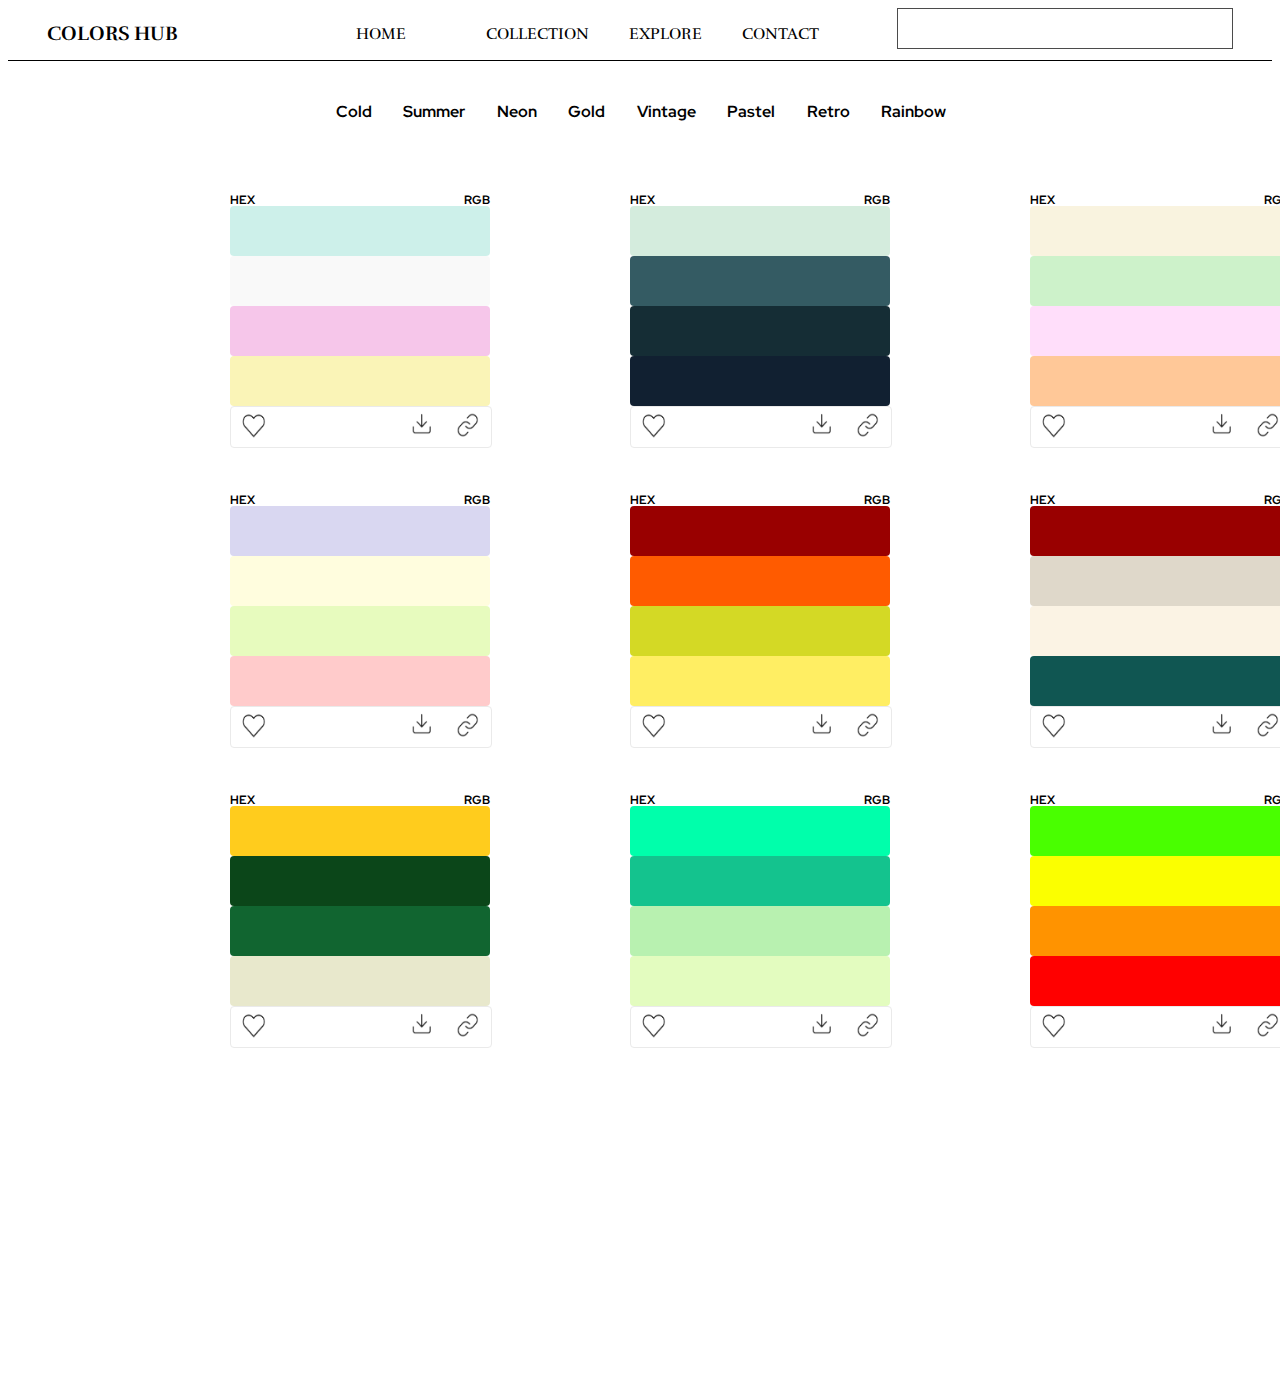
<file: index.html>
<!DOCTYPE html>
<html lang="en">
<head>
    <meta charset="UTF-8">
    <meta http-equiv="X-UA-Compatible" content="IE=edge">
    <meta name="viewport" content="width=device-width, initial-scale=1.0">
    <link rel="preconnect" href="https://fonts.googleapis.com">
<link rel="preconnect" href="https://fonts.gstatic.com" crossorigin>
<link rel="preconnect" href="https://fonts.googleapis.com">
<link rel="preconnect" href="https://fonts.gstatic.com" crossorigin>
<link rel="preconnect" href="https://fonts.googleapis.com">
<link rel="preconnect" href="https://fonts.gstatic.com" crossorigin>
<link href="https://fonts.googleapis.com/css2?family=Rufina&display=swap" rel="stylesheet">
<link href="https://fonts.googleapis.com/css2?family=Rufina:wght@700&display=swap" rel="stylesheet">
<link href="https://fonts.googleapis.com/css2?family=Red+Hat+Display:ital@1&display=swap" rel="stylesheet">
    <link rel="stylesheet" href="static/style.css">
    <title>Document</title>
</head>
<body>
    <header class="header">
        <div>
            <h1> <a href="index.html"> COLORS HUB</a></h1>
        </div>
        <div class="navigation">
           <il><a href="index.html"> HOME</il>
           <il><a href="collection.html">COLLECTION</a></il>
           <il><a href="">EXPLORE</a></il>
           <il><a href="">CONTACT</a></il>
        </div>
        <div >
            <input class="searchbar" type="search"> 
        </div>
    </header>
    <div class="header2">
        <il>Cold</il>
        <il>Summer</il>
        <il>Neon</il>
        <il>Gold</il>
        <il>Vintage</il>
        <il>Pastel</il>
        <il>Retro</il>
        <il>Rainbow</il>
    </div>
    <section class="maingrid">
    <div class="card-1">
        <div class="card-header"> 
            <h4>HEX</h4> 
            <h4>RGB</h4>
         </div>
        <div class="color-1">
            <p> #CDF0EA;</p>
            <p>205, 240, 234</p>
        </div>
        <div class="color-2">
            <p> #F9F9F9</p>
            <p>249, 249, 249</p>
        </div>
        <div class="color-3">
            <p> #F6C6EA</p>
            <p>246, 198, 234</p>
        </div>
        <div class="color-4">
            <p> #FAF4B7</p>
            <p>250, 244, 183</p>
        </div>
        <div class="card-footer">
            <div class="like">
            <a href=""><img src="image/like.png" alt=""></a>
            </div>
                <div class="download">
                    <a href=""><img src="image/download.png" alt=""></a>
                </div>
                <div>
                    <a href=""><img src="image/link.png" alt=""></a>
                </div>
            </div>
     </div>
    </div>
<div class="card-2">
        <div class="card-header"> 
            <h4>HEX</h4> 
            <h4>RGB</h4>
         </div>
        <div class="color-5">
            <p> #D4ECDD</p>
            <p>212, 236, 221</p>
        </div>
        <div class="color-6">
            <p>#345B63</p>
            <p>52, 91, 99</p>
        </div>
        <div class="color-7">
            <p> #152D35</p>
            <p>246, 198, 234</p>
        </div>
        <div class="color-8">
            <p>#112031</p>
            <p>#112031</p>
        </div>
        <div class="card-footer">
            <div class="like">
            <a href=""><img src="image/like.png" alt=""></a>
            </div>
                <div class="download">
                    <a href=""><img src="image/download.png" alt=""></a>
                </div>
                <div>
                    <a href=""><img src="image/link.png" alt=""></a>
                </div>
            </div>
     </div>
    </div>

    <div class="card-3">
        <div class="card-header"> 
            <h4>HEX</h4> 
            <h4>RGB</h4>
         </div>
        <div class="color-9">
            <p>#F9F3DF</p>
            <p>249, 243, 223</p>
        </div>
        <div class="color-10">
            <p>#CDF2CA</p>
            <p>205, 242, 202</p>
        </div>
        <div class="color-11">
            <p>#FFDEFA</p>
            <p>255, 222, 250</p>
        </div>
        <div class="color-12">
            <p>#FFC898</p>
            <p>255, 200, 152</p>
        </div>
        <div class="card-footer">
            <div class="like">
            <a href=""><img src="image/like.png" alt=""></a>
            </div>
                <div class="download">
                    <a href=""><img src="image/download.png" alt=""></a>
                </div>
                <div>
                    <a href=""><img src="image/link.png" alt=""></a>
                </div>
            </div>
     </div>
    </div>

    <div class="card-4">
        <div class="card-header"> 
            <h4>HEX</h4> 
            <h4>RGB</h4>
         </div>
        <div class="color-13">
            <p>#3330E4</p>
            <p>51, 48, 228</p>
        </div>
        <div class="color-14">
            <p>#F637EC</p>
            <p>246, 55, 236</p>
        </div>
        <div class="color-15">
            <p>#FBB454</p>
            <p>251, 180, 84</p>
        </div>
        <div class="color-16">
            <p>#FAEA48</p>
            <p>250, 234, 72</p>
        </div>
        <div class="card-footer">
            <div class="like">
            <a href=""><img src="image/like.png" alt=""></a>
            </div>
                <div class="download">
                    <a href=""><img src="image/download.png" alt=""></a>
                </div>
                <div>
                    <a href=""><img src="image/link.png" alt=""></a>
                </div>
            </div>
     </div>
    </div>
    <div class="card-5">
        <div class="card-header"> 
            <h4>HEX</h4> 
            <h4>RGB</h4>
         </div>
        <div class="color-17">
            <p>#3330E4</p>
            <p>51, 48, 228</p>
        </div>
        <div class="color-18">
            <p>#F637EC</p>
            <p>246, 55, 236</p>
        </div>
        <div class="color-19">
            <p>#FBB454</p>
            <p>251, 180, 84</p>
        </div>
        <div class="color-20">
            <p>#FAEA48</p>
            <p>250, 234, 72</p>
        </div>
        <div class="card-footer">
            <div class="like">
            <a href=""><img src="image/like.png" alt=""></a>
            </div>
                <div class="download">
                    <a href=""><img src="image/download.png" alt=""></a>
                </div>
                <div>
                    <a href=""><img src="image/link.png" alt=""></a>
                </div>
            </div>
     </div>
    </div>
    <div class="card-6">
        <div class="card-header"> 
            <h4>HEX</h4> 
            <h4>RGB</h4>
         </div>
        <div class="color-21">
            <p>#3320E4</p>
            <p>51, 58, 228</p>
        </div>
        <div class="color-22">
            <p>#F6367uEC</p>
            <p>246, 56, 236</p>
        </div>
        <div class="color-23">
            <p>#FBB484</p>
            <p>251, 980, 84</p>
        </div>
        <div class="color-24">
            <p>#FAEA\08</p>
            <p>250, 204, 72</p>
        </div>
        <div class="card-footer">
            <div class="like">
            <a href=""><img src="image/like.png" alt=""></a>
            </div>
                <div class="download">
                    <a href=""><img src="image/download.png" alt=""></a>
                </div>
                <div>
                    <a href=""><img src="image/link.png" alt=""></a>
                </div>
            </div>
     </div>
    </div>
    <div class="card-7">
        <div class="card-header"> 
            <h4>HEX</h4> 
            <h4>RGB</h4>
         </div>
        <div class="color-25">
            <p>#3f20E4</p>
            <p>51, 58, 228</p>
        </div>
        <div class="color-26">
            <p>#Fg367uEC</p>
            <p>456, 56, 236</p>
        </div>
        <div class="color-27">
            <p>#gBB484</p>
            <p>2h1, 980, 84</p>
        </div>
        <div class="color-28">
            <p>#FnAEA\08</p>
            <p>25g, 204, 72</p>
        </div>
        <div class="card-footer">
            <div class="like">
            <a href=""><img src="image/like.png" alt=""></a>
            </div>
                <div class="download">
                    <a href=""><img src="image/download.png" alt=""></a>
                </div>
                <div>
                    <a href=""><img src="image/link.png" alt=""></a>
                </div>
            </div>
     </div>
    </div>
    <div class="card-8">
        <div class="card-header"> 
            <h4>HEX</h4> 
            <h4>RGB</h4>
         </div>
        <div class="color-29">
            <p>#3f20E4</p>
            <p>51, 58, 228</p>
        </div>
        <div class="color-30">
            <p>#Fg367uEC</p>
            <p>456, 56, 236</p>
        </div>
        <div class="color-31">
            <p>#gBB484</p>
            <p>2h1, 980, 84</p>
        </div>
        <div class="color-32">
            <p>#FnAEA\08</p>
            <p>25g, 204, 72</p>
        </div>
        <div class="card-footer">
            <div class="like">
            <a href=""><img src="image/like.png" alt=""></a>
            </div>
                <div class="download">
                    <a href=""><img src="image/download.png" alt=""></a>
                </div>
                <div>
                    <a href=""><img src="image/link.png" alt=""></a>
                </div>
            </div>
     </div>
    </div>
    <div class="card-9">
        <div class="card-header"> 
            <h4>HEX</h4> 
            <h4>RGB</h4>
         </div>
        <div class="color-33">
            <p>#3f20E4</p>
            <p>51, 58, 228</p>
        </div>
        <div class="color-34">
            <p>#Fg367uEC</p>
            <p>456, 56, 236</p>
        </div>
        <div class="color-35">
            <p>#gBB484</p>
            <p>2h1, 980, 84</p>
        </div>
        <div class="color-36">
            <p>#FnAEA\08</p>
            <p>25g, 204, 72</p>
        </div>
        <div class="card-footer">
            <div class="like">
            <a href=""><img src="image/like.png" alt=""></a>
            </div>
                <div class="download">
                    <a href=""><img src="image/download.png" alt=""></a>
                </div>
                <div>
                    <a href=""><img src="image/link.png" alt=""></a>
                </div>
            </div>
     </div>
    </div>
    <div class="card-10">
        <div class="card-header"> 
            <h4>HEX</h4> 
            <h4>RGB</h4>
         </div>
        <div class="color-37">
            <p>#3f20E4</p>
            <p>51, 58, 228</p>
        </div>
        <div class="color-38">
            <p>#Fg367uEC</p>
            <p>456, 56, 236</p>
        </div>
        <div class="color-39">
            <p>#gBB484</p>
            <p>2h1, 980, 84</p>
        </div>
        <div class="color-40">
            <p>#FnAEA\08</p>
            <p>25g, 204, 72</p>
        </div>
        <div class="card-footer">
            <div class="like">
            <a href=""><img src="image/like.png" alt=""></a>
            </div>
                <div class="download">
                    <a href=""><img src="image/download.png" alt=""></a>
                </div>
                <div>
                    <a href=""><img src="image/link.png" alt=""></a>
                </div>
            </div>
     </div>
    </div>
    <div class="card-11">
        <div class="card-header"> 
            <h4>HEX</h4> 
            <h4>RGB</h4>
         </div>
        <div class="color-41">
            <p>#3f20E4</p>
            <p>51, 58, 228</p>
        </div>
        <div class="color-42">
            <p>#Fg367uEC</p>
            <p>456, 56, 236</p>
        </div>
        <div class="color-43">
            <p>#gBB484</p>
            <p>2h1, 980, 84</p>
        </div>
        <div class="color-44">
            <p>#FnAEA\08</p>
            <p>25g, 204, 72</p>
        </div>
        <div class="card-footer">
            <div class="like">
            <a href=""><img src="image/like.png" alt=""></a>
            </div>
                <div class="download">
                    <a href=""><img src="image/download.png" alt=""></a>
                </div>
                <div>
                    <a href=""><img src="image/link.png" alt=""></a>
                </div>
            </div>
     </div>
    </div>
    <div class="card-12">
        <div class="card-header"> 
            <h4>HEX</h4> 
            <h4>RGB</h4>
         </div>
        <div class="color-45">
            <p>#3f20E4</p>
            <p>51, 58, 228</p>
        </div>
        <div class="color-46">
            <p>#Fg367uEC</p>
            <p>456, 56, 236</p>
        </div>
        <div class="color-47">
            <p>#gBB484</p>
            <p>2h1, 980, 84</p>
        </div>
        <div class="color-48">
            <p>#FnAEA\08</p>
            <p>25g, 204, 72</p>
        </div>
        <div class="card-footer">
            <div class="like">
            <a href=""><img src="image/like.png" alt=""></a>
            </div>
                <div class="download">
                    <a href=""><img src="image/download.png" alt=""></a>
                </div>
                <div>
                    <a href=""><img src="image/link.png" alt=""></a>
                </div>
            </div>
     </div>
    </div>
</section>
</body>
</html>
</file>
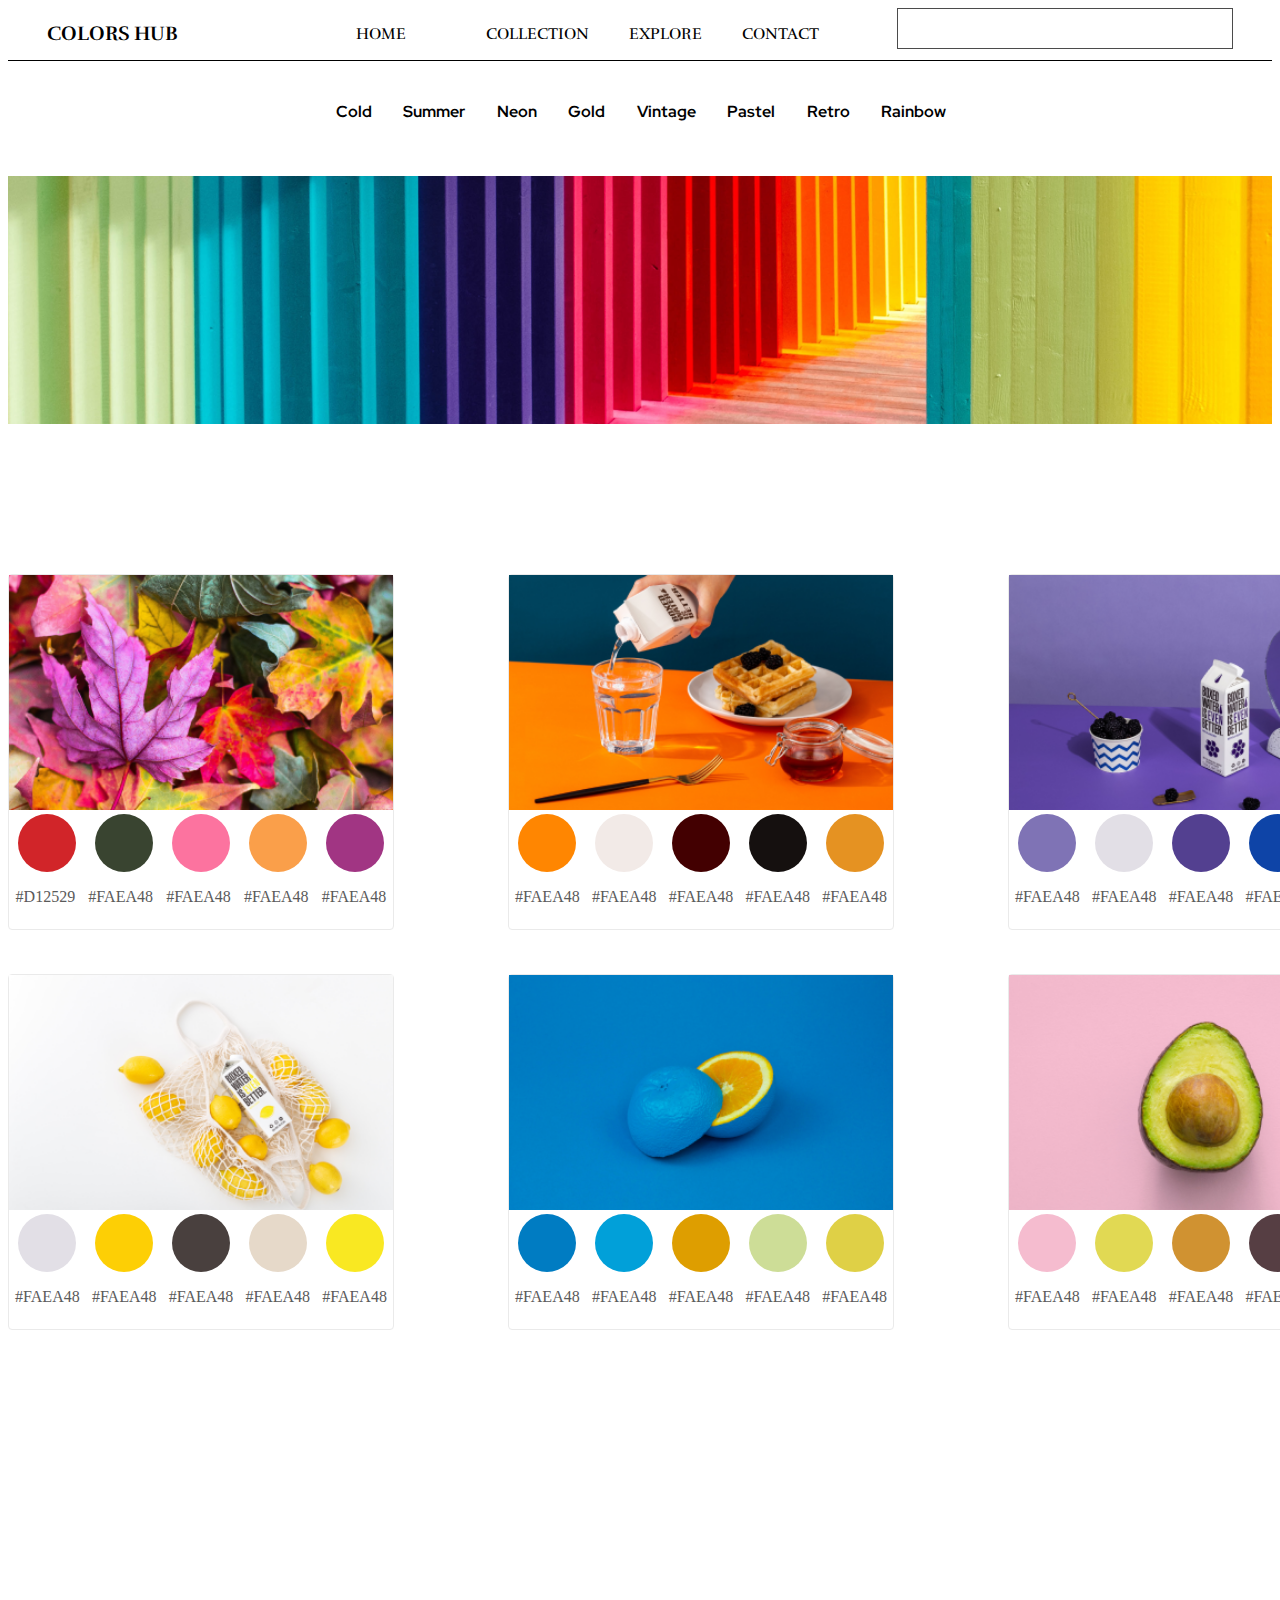
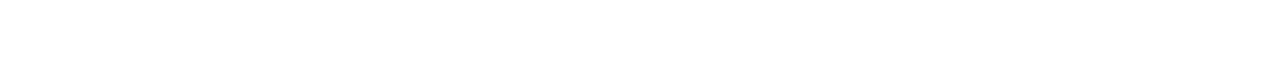
<file: collection.html>
<!DOCTYPE html>
<html lang="en">
<head>
    <meta charset="UTF-8">
    <meta http-equiv="X-UA-Compatible" content="IE=edge">
    <meta name="viewport" content="width=device-width, initial-scale=1.0">
    <link rel="preconnect" href="https://fonts.googleapis.com">
<link rel="preconnect" href="https://fonts.gstatic.com" crossorigin>
<link rel="preconnect" href="https://fonts.googleapis.com">
<link href="https://fonts.googleapis.com/css2?family=Rufina&display=swap" rel="stylesheet">
<link href="https://fonts.googleapis.com/css2?family=Rufina:wght@700&display=swap" rel="stylesheet">
<link href="https://fonts.googleapis.com/css2?family=Red+Hat+Display:ital@1&display=swap" rel="stylesheet">
    <link rel="stylesheet" href="static/collection.css">
    <title>Document</title>
</head>
<body>
    <header class="header">
        <div>
            <h1>COLORS HUB</h1>
        </div>
        <div class="navigation">
           <il><a href="index.html"> HOME</il>
           <il><a href="">COLLECTION</a></il>
           <il><a href="">EXPLORE</a></il>
           <il><a href="">CONTACT</a></il>
        </div>
        <div >
            <input class="searchbar" type="search"> 
        </div>
    </header>
    <div class="header2">
        <il>Cold</il>
        <il>Summer</il>
        <il>Neon</il>
        <il>Gold</il>
        <il>Vintage</il>
        <il>Pastel</il>
        <il>Retro</il>
        <il>Rainbow</il>
    </div>
    <div class="mainimage">
        <img class="image--img" src="image/collection1.png" alt="">
        <div class="image-overlay">
            <div class="paragraph">Building a Color Palette</div>
        </div>
    </div>
    <section class="main" >
        <div class="product1">
            <div>
            <img src="image/image1.png" alt="">
        </div>
        <div class="productfooter">
            <div class="color1">
            </div>
            <div class="color2">
            </div>
            <div class="color3">
            </div>
            <div class="color4">
            </div>
            <div class="color5">
            </div>
        </div>
        <div class="colorname">
        <p>#D12529</p>
        <p>#FAEA48</p>
        <p>#FAEA48</p>
        <p>#FAEA48</p>
        <p>#FAEA48</p>
           </div>
        </div>
        <div class="product2">
            <div>
            <img src="image/image2.png" alt="">
        </div>
        <div class="productfooter">
            <div class="color6">
            </div>
            <div class="color7">
            </div>
            <div class="color8">
            </div>
            <div class="color9">
            </div>
            <div class="color10">
            </div>
        </div>
        <div class="colorname">
        <p>#FAEA48</p>
        <p>#FAEA48</p>
        <p>#FAEA48</p>
        <p>#FAEA48</p>
        <p>#FAEA48</p>
           </div>
        </div>
        <div class="product3">
            <div>
            <img src="image/image3.png" alt="">
        </div>
        <div class="productfooter">
            <div class="color11">
            </div>
            <div class="color12">
            </div>
            <div class="color13">
            </div>
            <div class="color14">
            </div>
            <div class="color15">
            </div>
        </div>
        <div class="colorname">
        <p>#FAEA48</p>
        <p>#FAEA48</p>
        <p>#FAEA48</p>
        <p>#FAEA48</p>
        <p>#FAEA48</p>
           </div>
        </div>
        <div class="product4">
            <div>
            <img src="image/image4.png" alt="">
        </div>
        <div class="productfooter">
            <div class="color16">
            </div>
            <div class="color17">
            </div>
            <div class="color18">
            </div>
            <div class="color19">
            </div>
            <div class="color20">
            </div>
        </div>
        <div class="colorname">
        <p>#FAEA48</p>
        <p>#FAEA48</p>
        <p>#FAEA48</p>
        <p>#FAEA48</p>
        <p>#FAEA48</p>
           </div>
        </div>
        <div class="product5">
            <div>
            <img src="image/image5.png" alt="">
        </div>
        <div class="productfooter">
            <div class="color21">
            </div>
            <div class="color22">
            </div>
            <div class="color23">
            </div>
            <div class="color24">
            </div>
            <div class="color25">
            </div>
        </div>
        <div class="colorname">
        <p>#FAEA48</p>
        <p>#FAEA48</p>
        <p>#FAEA48</p>
        <p>#FAEA48</p>
        <p>#FAEA48</p>
           </div>
        </div>
        <div class="product6">
            <div>
            <img src="image/image6.png" alt="">
        </div>
        <div class="productfooter">
            <div class="color26">
            </div>
            <div class="color27">
            </div>
            <div class="color28">
            </div>
            <div class="color29">
            </div>
            <div class="color30">
            </div>
        </div>
        <div class="colorname">
        <p>#FAEA48</p>
        <p>#FAEA48</p>
        <p>#FAEA48</p>
        <p>#FAEA48</p>
        <p>#FAEA48</p>
           </div>
        </div>
    </section>
</file>
<file: static/style.css>
.header{  
    display: flex;
    flex-direction: row;
    justify-content: space-around;
    border-bottom: 1px solid black;
}
.header h1{
    font-family: 'Rufina', serif;
    font-size: 22px;
    color: black;
    font-size: 20px;
}
:any-link{
text-decoration:none;
color: black;
}
.navigation{
 font-family: 'Rufina', serif;
display: flex;
flex-direction: row;
justify-content: space-around;
align-items: center;
margin-left: 100px;
width: auto;
gap: 40px;
}
.searchbar{
    display: flex;
    justify-content: center;
    width: 336px;
    height: 41px;
border:1px solid rgba(75, 75, 75, 1)
}
.header2{
    font-family: 'Red Hat Display';
    display: flex;
    font-size: 16px;
    font-weight: 700;
    justify-content: space-around;
    align-items: center;
    margin-left: 312px;
    margin-right: 310px;
    margin-top: 40px;
    margin-bottom: 54px;
}
.maingrid{ 
display: grid;
justify-content: space-around;
grid-template-rows: repeat(4, 300px);
grid-template-columns: repeat(4, 400px);
margin-left: 222px;
}
.card-1{
display: flex;
flex-direction: column;
}
.card-header{ 
    font-family: 'Red Hat Display';
    display: flex;
    justify-content: space-between;
    width: 260px ;
    font-size: 12px;
    height: 30px;
}
.color-1{
    display: flex;
    justify-content:space-between;
    align-items: flex-end;
    background-color:rgba(205, 240, 234, 1);
    width: 260px;
    height: 50px;
    border-radius: 4px;
}
p {
    font-family: 'Red Hat Display', sans-serif;
    background: rgba(217, 217, 217, 0.5);
    color: #FFFFFF;
    font-size: 12px;
    opacity: 0;
    border-radius: 4px;
    margin-bottom: 2px;
}
.color-1:hover p{
opacity: 1;
}
.color-2{
    display: flex;
    justify-content:space-between;
    align-items: flex-end;
background-color: rgba(249, 249, 249, 1);
width: 260px;
height: 50px;
border-radius: 4px;
}
p{
    font-family: 'Red Hat Display', sans-serif;
    background: rgba(217, 217, 217, 0.5);
    color: #FFFFFF;
    font-size: 12px;
    opacity: 0;
    border-radius: 4px;
    margin-bottom: 2px;
}
.color-2:hover p{
opacity: 1;
}
.color-3{
    display: flex;
    justify-content:space-between;
    align-items: flex-end;
background-color: rgba(246, 198, 234, 1);
width: 260px;
height: 50px;
border-radius: 4px;
}
p{
    font-family: 'Red Hat Display', sans-serif;
    background: rgba(217, 217, 217, 0.5);
    color: #FFFFFF;
    font-size: 12px;
    opacity: 0;
    border-radius: 4px;
    margin-bottom: 2px;
}
.color-3:hover p{
opacity: 1;
}
.color-4{
    display: flex;
    justify-content:space-between;
    align-items: flex-end;
background-color: rgba(250, 244, 183, 1);
width: 260px;
height: 50px;
border-radius: 4px;
}
p{
    font-family: 'Red Hat Display', sans-serif;
    background: rgba(217, 217, 217, 0.5);
    color: #FFFFFF;
    font-size: 12px;
    opacity: 0;
    border-radius: 4px;
    margin-bottom: 2px;
}
.color-4:hover p{
opacity: 1;
}
.card-footer{
    display: flex;
    flex-direction: row;
    align-items: center;
    justify-content: space-around;
    width: 260px;
    height: 40px;
    border: 1px solid rgba(234, 234, 234, 1);
    border-radius: 4px;
}
.card-footer img{
height: 30px;
width: 30px;
}
.download{
margin-left: 122px;
}

.card-2{
    display: flex;
    flex-direction: column;
    }
    .color-5{
        display: flex;
        justify-content:space-between;
        align-items: flex-end;
        background-color:rgba(212, 236, 221, 1);
        width: 260px;
        height: 50px;
        border-radius: 4px;
    }
    .color-5:hover p{
    opacity: 1;
    }
    .color-6{
        display: flex;
        justify-content:space-between;
        align-items: flex-end;
    background-color: rgba(52, 91, 99, 1);
    width: 260px;
    height: 50px;
    border-radius: 4px;
    }
    p{
        font-family: 'Red Hat Display', sans-serif;
        background: rgba(217, 217, 217, 0.5);
        color: #FFFFFF;
        font-size: 12px;
        opacity: 0;
        border-radius: 4px;
        margin-bottom: 2px;
    }
    .color-6:hover p{
    opacity: 1;
    }
    .color-7{
        display: flex;
        justify-content:space-between;
        align-items: flex-end;
    background-color: rgba(21, 45, 53, 1);
    width: 260px;
    height: 50px;
    border-radius: 4px;
    }
    .color-7:hover p{
    opacity: 1;
    }
    .color-8{
        display: flex;
        justify-content:space-between;
        align-items: flex-end;
    background-color:rgba(17, 32, 49, 1);
    width: 260px;
    height: 50px;
    border-radius: 4px;
    }
    .color-8:hover p{
    opacity: 1;
    }
    .download{
    margin-left: 122px;
    }

    .card-3{
        display: flex;
        flex-direction: column;
        }
        .card-header{ 
            font-family: 'Red Hat Display';
            display: flex;
            justify-content: space-between;
            width: 260px ;
            font-size: 12px;
            height: 30px;
        }
        .color-9{
            display: flex;
            justify-content:space-between;
            align-items: flex-end;
            background-color:rgba(249, 243, 223, 1);
            width: 260px;
            height: 50px;
            border-radius: 4px;
        }
        .color-9:hover p{
        opacity: 1;
        }
        .color-10{
            display: flex;
            justify-content:space-between;
            align-items: flex-end;
        background-color:rgba(205, 242, 202, 1);
        width: 260px;
        height: 50px;
        border-radius: 4px;
        }
        .color-10:hover p{
        opacity: 1;
        }
        .color-11{
            display: flex;
            justify-content:space-between;
            align-items: flex-end;
        background-color:rgba(255, 222, 250, 1);
        width: 260px;
        height: 50px;
        border-radius: 4px;
        }
        .color-11:hover p{
        opacity: 1;
        }
        .color-12{
            display: flex;
            justify-content:space-between;
            align-items: flex-end;
        background-color:rgba(255, 200, 152, 1);
        width: 260px;
        height: 50px;
        border-radius: 4px;
        }
        .color-12:hover p{
        opacity: 1;
        }
        .download{
        margin-left: 122px;
        }
        .card-4{
            display: flex;
            flex-direction: column;
            }
            .color-13{
                display: flex;
                justify-content:space-between;
                align-items: flex-end;
                background-color:rgba(51, 48, 228, 1);
                width: 260px;
                height: 50px;
                border-radius: 4px;
            }
            .color-13:hover p{
            opacity: 1;
            }
            .color-14{
                display: flex;
                justify-content:space-between;
                align-items: flex-end;
            background-color:rgba(246, 55, 236, 1);
            width: 260px;
            height: 50px;
            border-radius: 4px;
            }
            .color-14:hover p{
            opacity: 1;
            }
            .color-15{
                display: flex;
                justify-content:space-between;
                align-items: flex-end;
            background-color:rgba(251, 180, 84, 1);
            width: 260px;
            height: 50px;
            border-radius: 4px;
            }
            .color-15:hover p{
            opacity: 1;
            }
            .color-16{
                display: flex;
                justify-content:space-between;
                align-items: flex-end;
            background-color:rgba(250, 234, 72, 1);
            width: 260px;
            height: 50px;
            border-radius: 4px;
            }
            .color-16:hover p{
            opacity: 1;
            }

            .download{
            margin-left: 122px;
            }
            .card-5{
                display: flex;
                flex-direction: column;
                }
                .color-17{
                    display: flex;
                    justify-content:space-between;
                    align-items: flex-end;
                    background-color:rgba(217, 215, 241, 1);
                    width: 260px;
                    height: 50px;
                    border-radius: 4px;
                }
                .color-17:hover p{
                opacity: 1;
                }
                .color-18{
                    display: flex;
                    justify-content:space-between;
                    align-items: flex-end;
                background-color:rgba(255, 253, 222, 1);
                width: 260px;
                height: 50px;
                border-radius: 4px;
                }
                .color-18:hover p{
                opacity: 1;
                }
                .color-19{
                    display: flex;
                    justify-content:space-between;
                    align-items: flex-end;
                background-color:rgba(231, 251, 190, 1);
                width: 260px;
                height: 50px;
                border-radius: 4px;
                }
                .color-19:hover p{
                opacity: 1;
                }
                .color-20{
                    display: flex;
                    justify-content:space-between;
                    align-items: flex-end;
                background-color:rgba(255, 203, 203, 1);
                width: 260px;
                height: 50px;
                border-radius: 4px;
                }
                .color-20:hover p{
                opacity: 1;
                }
                .card-6{
                    display: flex;
                    flex-direction: column;
                    }
                   
                    .color-21{
                        display: flex;
                        justify-content:space-between;
                        align-items: flex-end;
                        background-color:rgba(153, 0, 0, 1);
                        width: 260px;
                        height: 50px;
                        border-radius: 4px;
                    }
                    .color-21:hover p{
                    opacity: 1;
                    }
                    .color-22{
                        display: flex;
                        justify-content:space-between;
                        align-items: flex-end;
                    background-color:rgba(255, 91, 0, 1);
                    width: 260px;
                    height: 50px;
                    border-radius: 4px;
                    }
                    .color-22:hover p{
                    opacity: 1;
                    }
                    .color-23{
                        display: flex;
                        justify-content:space-between;
                        align-items: flex-end;
                    background-color:rgba(212, 217, 37, 1);
                    width: 260px;
                    height: 50px;
                    border-radius: 4px;
                    }
                    .color-23:hover p{
                    opacity: 1;
                    }
                    .color-24{
                        display: flex;
                        justify-content:space-between;
                        align-items: flex-end;
                    background-color:rgba(255, 238, 99, 1);
                    width: 260px;
                    height: 50px;
                    border-radius: 4px;
                    }
                    .color-24:hover p{
                    opacity: 1;
                    }
                    
 .card-7{
  display: flex;
  flex-direction: column;
  }

  .color-25{
      display: flex;
      justify-content:space-between;
      align-items: flex-end;
      background-color:rgba(153, 0, 0, 1);
      width: 260px;
      height: 50px;
      border-radius: 4px;
  }
  .color-25:hover p{
  opacity: 1;
  }
  .color-26{
      display: flex;
      justify-content:space-between;
      align-items: flex-end;
  background-color:rgba(223, 216, 202, 1);
  width: 260px;
  height: 50px;
  border-radius: 4px;
  }

  .color-26:hover p{
  opacity: 1;
  }
  .color-27{
      display: flex;
      justify-content:space-between;
      align-items: flex-end;
  background-color:rgba(251, 243, 228, 1);
  width: 260px;
  height: 50px;
  border-radius: 4px;
  }

  .color-27:hover p{
  opacity: 1;
  }
  .color-28{
      display: flex;
      justify-content:space-between;
      align-items: flex-end;
  background-color:rgba(16, 86, 82, 1);
  width: 260px;
  height: 50px;
  border-radius: 4px;
  }
  .color-28:hover p{
  opacity: 1;
  }
  .card-8{
    display: flex;
    flex-direction: column;
    }
  
    .color-29{
        display: flex;
        justify-content:space-between;
        align-items: flex-end;
        background-color:rgba(205, 240, 234, 1);
        width: 260px;
        height: 50px;
        border-radius: 4px;
    }
   
    .color-29:hover p{
    opacity: 1;
    }
    .color-30{
        display: flex;
        justify-content:space-between;
        align-items: flex-end;
    background-color:rgba(223, 216, 202, 1);
    width: 260px;
    height: 50px;
    border-radius: 4px;
    }
    .color-30:hover p{
    opacity: 1;
    }
    .color-31{
        display: flex;
        justify-content:space-between;
        align-items: flex-end;
    background-color:rgba(246, 198, 234, 1);
    width: 260px;
    height: 50px;
    border-radius: 4px;
    }
    .color-31:hover p{
    opacity: 1;
    }
    .color-32{
        display: flex;
        justify-content:space-between;
        align-items: flex-end;
    background-color: rgba(250, 244, 183, 1);
    width:260px;
    height: 50px;
    border-radius: 4px;
    }
    .color-32:hover p{
    opacity: 1;
    }
    .card-9{
        display: flex;
        flex-direction: column;
        }
      
        .color-33{
            display: flex;
            justify-content:space-between;
            align-items: flex-end;
            background-color:rgba(255, 204, 29, 1);
            width: 260px;
            height: 50px;
            border-radius: 4px;
        }
       
        .color-33:hover p{
        opacity: 1;
        }
        .color-34{
            display: flex;
            justify-content:space-between;
            align-items: flex-end;
        background-color:rgba(11, 70, 25, 1);
        width: 260px;
        height: 50px;
        border-radius: 4px;
        }
        .color-34:hover p{
        opacity: 1;
        }
        .color-35{
            display: flex;
            justify-content:space-between;
            align-items: flex-end;
        background-color:rgba(17, 101, 48, 1);
        width: 260px;
        height: 50px;
        border-radius: 4px;
        }
        .color-35:hover p{
        opacity: 1;
        }
        .color-36{
            display: flex;
            justify-content:space-between;
            align-items: flex-end;
        background-color: rgba(232, 232, 204, 1);
        width:260px;
        height: 50px;
        border-radius: 4px;
        }
        .color-36:hover p{
        opacity: 1;
        }
        .card-9{
        display: flex;
        flex-direction: column;
        }
      
        .color-33{
            display: flex;
            justify-content:space-between;
            align-items: flex-end;
            background-color:rgba(255, 204, 29, 1);
            width: 260px;
            height: 50px;
            border-radius: 4px;
        }
       
        .color-33:hover p{
        opacity: 1;
        }
        .color-34{
            display: flex;
            justify-content:space-between;
            align-items: flex-end;
        background-color:rgba(11, 70, 25, 1);
        width: 260px;
        height: 50px;
        border-radius: 4px;
        }
        .color-34:hover p{
        opacity: 1;
        }
        .color-35{
            display: flex;
            justify-content:space-between;
            align-items: flex-end;
        background-color:rgba(17, 101, 48, 1);
        width: 260px;
        height: 50px;
        border-radius: 4px;
        }
        .color-35:hover p{
        opacity: 1;
        }
        .color-36{
            display: flex;
            justify-content:space-between;
            align-items: flex-end;
        background-color: rgba(232, 232, 204, 1);
        width:260px;
        height: 50px;
        border-radius: 4px;
        }
        .color-36:hover p{
        opacity: 1;
        }
        .card-10{
            display: flex;
            flex-direction: column;
            }
            .color-37{
                display: flex;
                justify-content:space-between;
                align-items: flex-end;
                background-color:  rgba(0, 255, 171, 1);
                width: 260px;
                height: 50px;
                border-radius: 4px;
            }
            .color-37:hover p{
            opacity: 1;
            }
            .color-38{
                display: flex;
                justify-content:space-between;
                align-items: flex-end;
            background-color:rgba(20, 195, 142, 1);
            width: 260px;
            height: 50px;
            border-radius: 4px;
            }
            .color-38:hover p{
            opacity: 1;
            }
            .color-39{
                display: flex;
                justify-content:space-between;
                align-items: flex-end;
            background-color:rgba(184, 241, 176, 1);
            width: 260px;
            height: 50px;
            border-radius: 4px;
            }
            .color-39:hover p{
            opacity: 1;
            }
            .color-40{
                display: flex;
                justify-content:space-between;
                align-items: flex-end;
            background-color: rgba(227, 252, 191, 1);
            width:260px;
            height: 50px;
            border-radius: 4px;
            }
            .color-40:hover p{
            opacity: 1;
            }
        .card-11{
            display: flex;
            flex-direction: column;
            }
            .color-41{
                display: flex;
                justify-content:space-between;
                align-items: flex-end;
                background-color:rgba(73, 255, 0, 1);
                width: 260px;
                height: 50px;
                border-radius: 4px;
            }
           
            .color-41:hover p{
            opacity: 1;
            }
            .color-42{
                display: flex;
                justify-content:space-between;
                align-items: flex-end;
            background-color:rgba(251, 255, 0, 1);
            width: 260px;
            height: 50px;
            border-radius: 4px;
            }
            .color-42:hover p{
            opacity: 1;
            }
            .color-43{
                display: flex;
                justify-content:space-between;
                align-items: flex-end;
            background-color:rgba(255, 147, 0, 1);
            width: 260px;
            height: 50px;
            border-radius: 4px;
            }
            .color-43:hover p{
            opacity: 1;
            }
            .color-44{
                display: flex;
                justify-content:space-between;
                align-items: flex-end;
            background-color: rgba(255, 0, 0, 1);
            width:260px;
            height: 50px;
            border-radius: 4px;
            }
            .color-44:hover p{
            opacity: 1;
            }     
            .card-12{
                display: flex;
                flex-direction: column;
                }
                .color-45{
                    display: flex;
                    justify-content:space-between;
                    align-items: flex-end;
                    background-color:rgba(6, 40, 61, 1);
                    width: 260px;
                    height: 50px;
                    border-radius: 4px;
                }
               
                .color-45:hover p{
                opacity: 1;
                }
                .color-46{
                    display: flex;
                    justify-content:space-between;
                    align-items: flex-end;
                background-color:rgba(19, 99, 223, 1);
                width: 260px;
                height: 50px;
                border-radius: 4px;
                }
                .color-46:hover p{
                opacity: 1;
                }
                .color-47{
                    display: flex;
                    justify-content:space-between;
                    align-items: flex-end;
                background-color:rgba(71, 181, 255, 1);
                width: 260px;
                height: 50px;
                border-radius: 4px;
                }
                .color-47:hover p{
                opacity: 1;
                }
                .color-48{
                    display: flex;
                    justify-content:space-between;
                    align-items: flex-end;
                background-color: rgba(223, 246, 255, 1);
                width:260px;
                height: 50px;
                border-radius: 4px;
                }
                .color-48:hover p{
                opacity: 1;
                }
</file>
<file: static/collection.css>
.header{  
    display: flex;
    flex-direction: row;
    justify-content: space-around;
    border-bottom: 1px solid black;
}
.header h1{
    font-family: 'Rufina', serif;
    font-size: 22px;
    font-weight: 900;
    color: black;
    font-size: 20px;
}
:any-link{
text-decoration:none;
color: black;
}
.navigation{
    font-family: 'Rufina', serif;
   display: flex;
   flex-direction: row;
   justify-content: space-around;
   align-items: center;
   margin-left: 100px;
   width: auto;
   gap: 40px;
   }
.searchbar{
    display: flex;
    justify-content: center;
    width: 336px;
    height: 41px;
border:1px solid rgba(75, 75, 75, 1)
}
.header2{
    font-family: 'Red Hat Display';
    display: flex;
    font-size: 16px;
    font-weight: 700;
    justify-content: space-around;
    align-items: center;
    margin-left: 312px;
    margin-right: 310px;
    margin-top: 40px;
    margin-bottom: 54px;
}
.mainimage {
position: relative;
width: 100%;
}
.image--img{
display: block;
width: 100%;
}
.image-overlay{
position: absolute;
top: 0;
left: 0;
width: 100%;
height: 100%;
background: rgba(159, 159, 159, 0.5);
display: flex;
flex-direction: column;
align-items: center;
justify-content: center;
opacity: 0;
}
.paragraph{
    position: relative;
    font-size: 40px;
    color: aliceblue;
    font-family: 'Red Hat Display';
}
.image-overlay:hover{
    opacity: 1;
}
.main{
    display: grid;
    justify-content: space-around;
    grid-template-rows: repeat(3, 300px);
    grid-template-columns: repeat(3, 400px);
   grid-gap: 100px;
   margin-top: 150px;
}
.product1{
display: flex;
flex-direction: column;
border: 1px solid rgba(234, 234, 234, 1);
border-radius: 4px;
width: 384px;
height: 354px;
}
.main img{
width: 384px;
}
.productfooter{
display: flex;
flex-direction: row;
justify-content: space-around;
}
.color1{
    background-color: rgba(209, 37, 41, 1);
 border-radius: 50%;
height: 58px;
width: 58px;
}
.color2{
   background-color:rgba(57, 68, 48, 1) ;
    border-radius: 50%;
   height: 58px;
   width: 58px;
   }
   .color3{
    background: rgba(252, 115, 159, 1);
    border-radius: 50%;
   height: 58px;
   width: 58px;
   }
   .color4{
    background: rgba(250, 159, 74, 1);
    border-radius: 50%;
   height: 58px;
   width: 58px;
   }
   .color5{
    background: rgba(161, 53, 131, 1);
    border-radius: 50%;
   height: 58px;
   width: 58px;
   }
.colorname{
    display: flex;
    justify-content: space-around;
    color:  rgba(90, 90, 90, 1);
   }
   .color6{
    background: rgba(255, 134, 1, 1);
    border-radius: 50%;
height: 58px;
width: 58px;
}
.color7{
    background: rgba(242, 234, 231, 1);
    border-radius: 50%;
   height: 58px;
   width: 58px;
   }
   .color8{
    background: rgba(67, 0, 1, 1);
    border-radius: 50%;
   height: 58px;
   width: 58px;
   }
   .color9{
    background: rgba(21, 16, 15, 1);
    border-radius: 50%;
   height: 58px;
   width: 58px;
   }
   .color10{
    background: rgba(229, 146, 34, 1);
    border-radius: 50%;
   height: 58px;
   width: 58px;
   }
   .product2{
    display: flex;
    flex-direction: column;
    border: 1px solid rgba(234, 234, 234, 1);
    border-radius: 4px;
    width: 384px;
    height: 354px;}

    .product3{
        display: flex;
        flex-direction: column;
        border: 1px solid rgba(234, 234, 234, 1);
        border-radius: 4px;
        width: 384px;
        height: 354px;}
        .color11{
            background: rgba(127, 115, 181, 1);
            border-radius: 50%;
        height: 58px;
        width: 58px;
        }
        .color12{
            background: rgba(226, 223, 230, 1);
            border-radius: 50%;
           height: 58px;
           width: 58px;
           }
           .color13{
            background: rgba(83, 64, 144, 1);
            border-radius: 50%;
           height: 58px;
           width: 58px;
           }
           .color14{
            background: rgba(14, 68, 167, 1);
            border-radius: 50%;
           height: 58px;
           width: 58px;
           }
           .color15{
            background: rgba(5, 4, 8, 1);
            border-radius: 50%;
           height: 58px;
           width: 58px;
           }
           .product4{
            display: flex;
            flex-direction: column;
            border: 1px solid rgba(234, 234, 234, 1);
            border-radius: 4px;
            width: 384px;
            height: 354px;}
            .color16{
                background: rgba(226, 223, 230, 1);
                border-radius: 50%;
            height: 58px;
            width: 58px;
            }
            .color17{
                background: rgba(253, 207, 5, 1);
                border-radius: 50%;
               height: 58px;
               width: 58px;
               }
               .color18{
                background: rgba(73, 64, 62, 1);
                border-radius: 50%;
               height: 58px;
               width: 58px;
               }
               .color19{
                background: rgba(230, 217, 201, 1);
                border-radius: 50%;
               height: 58px;
               width: 58px;
               }
               .color20{
                background: rgba(249, 232, 34, 1);
                border-radius: 50%;
               height: 58px;
               width: 58px;
               }
               .product5{
                display: flex;
                flex-direction: column;
                border: 1px solid rgba(234, 234, 234, 1);
                border-radius: 4px;
                width: 384px;
                height: 354px;}
                .color21{
                    background: rgba(0, 124, 194, 1);
                    border-radius: 50%;
                height: 58px;
                width: 58px;
                }
                .color22{
                    background: rgba(1, 160, 217, 1);
                    border-radius: 50%;
                   height: 58px;
                   width: 58px;
                   }
                   .color23{
                    background: rgba(222, 158, 0, 1);
                    border-radius: 50%;
                   height: 58px;
                   width: 58px;
                   }
                   .color24{
                    background: rgba(205, 221, 151, 1);
                    border-radius: 50%;
                   height: 58px;
                   width: 58px;
                   }
                   .color25{
                    background: rgba(223, 208, 70, 1);
                    border-radius: 50%;
                   height: 58px;
                   width: 58px;
                   }
                   .product6{
                    display: flex;
                    flex-direction: column;
                    border: 1px solid rgba(234, 234, 234, 1);
                    border-radius: 4px;
                    width: 384px;
                    height: 354px;}
                    .color26{
                        background: rgba(245, 188, 207, 1);
                        border-radius: 50%;
                    height: 58px;
                    width: 58px;
                    }
                    .color27{
                        background: rgba(225, 217, 83, 1);
                        border-radius: 50%;
                       height: 58px;
                       width: 58px;
                       }
                       .color28{
                        background: rgba(208, 146, 49, 1);
                        border-radius: 50%;
                       height: 58px;
                       width: 58px;
                       }
                       .color29{
                        background: rgba(86, 62, 67, 1);
                        border-radius: 50%;
                       height: 58px;
                       width: 58px;
                       }
                       .color30{
                        background: rgba(169, 193, 42, 1);
                        border-radius: 50%;
                       height: 58px;
                       width: 58px;
                       }
</file>
